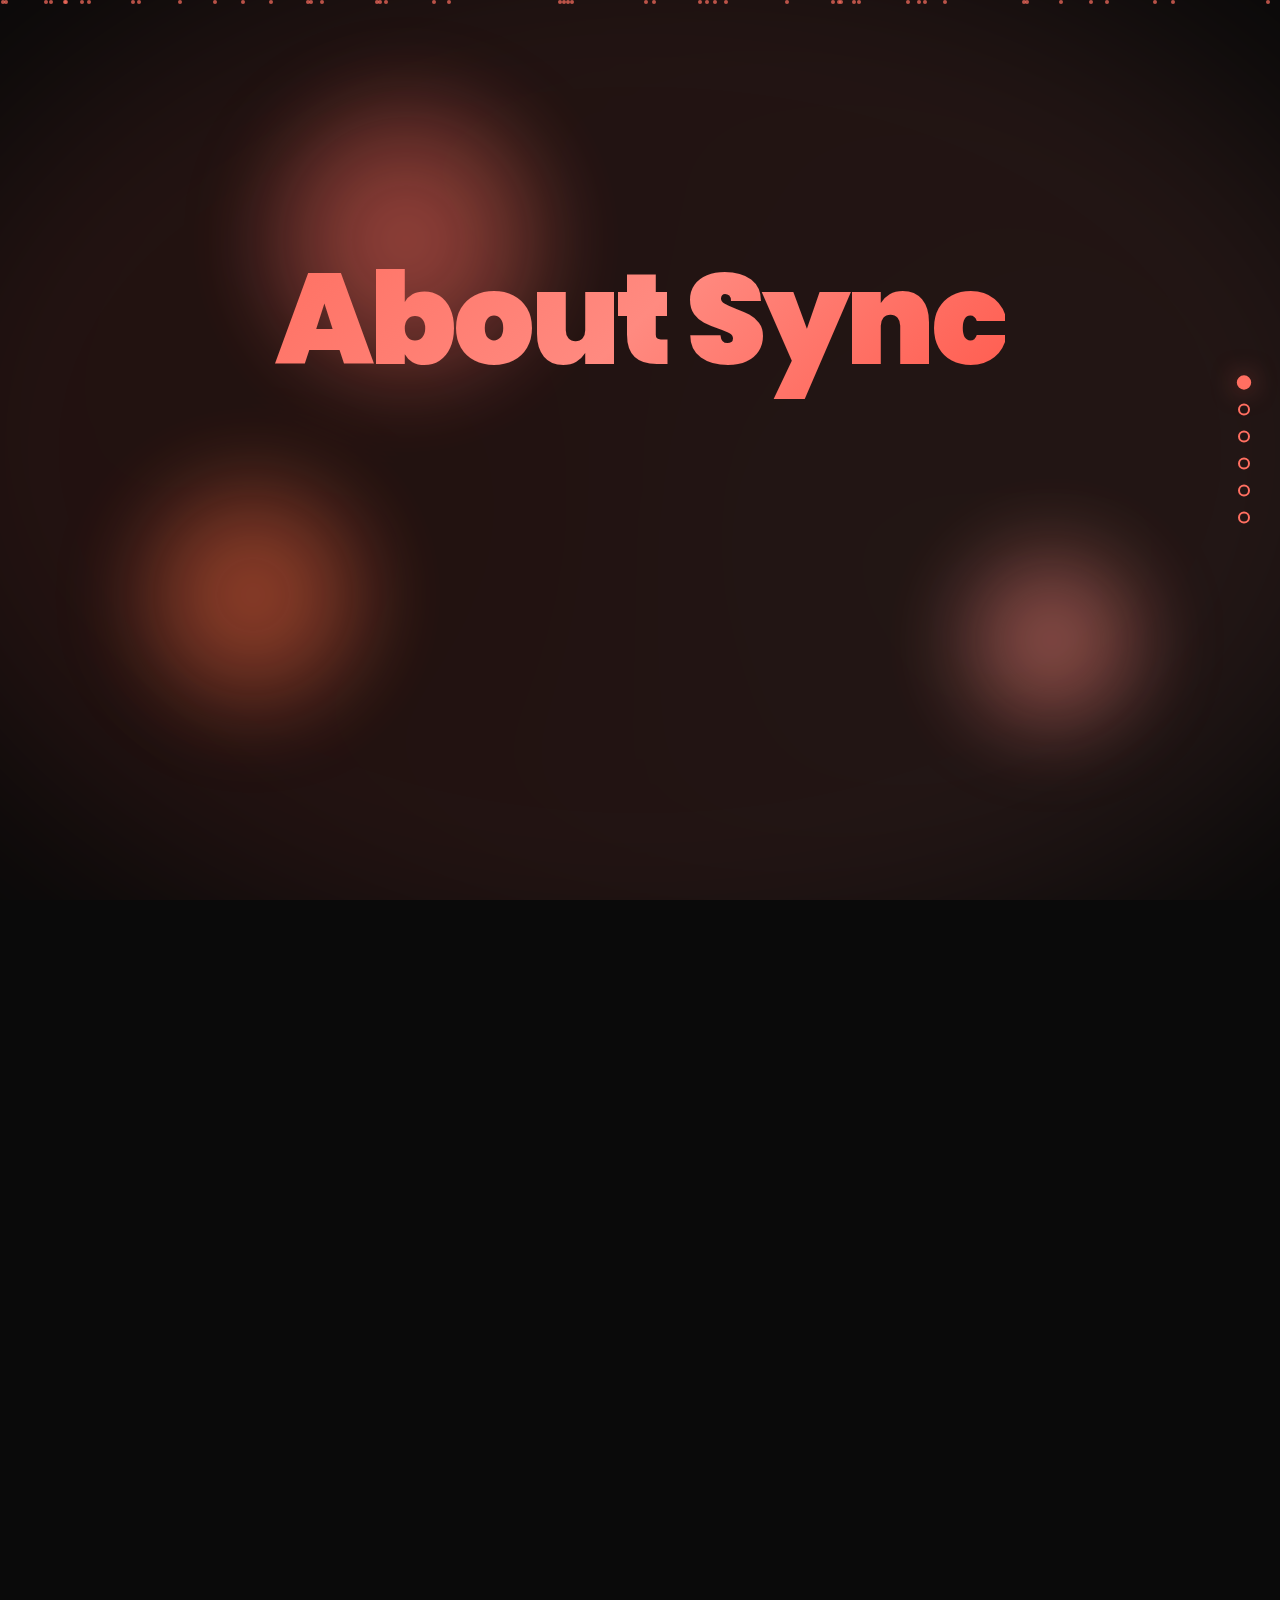
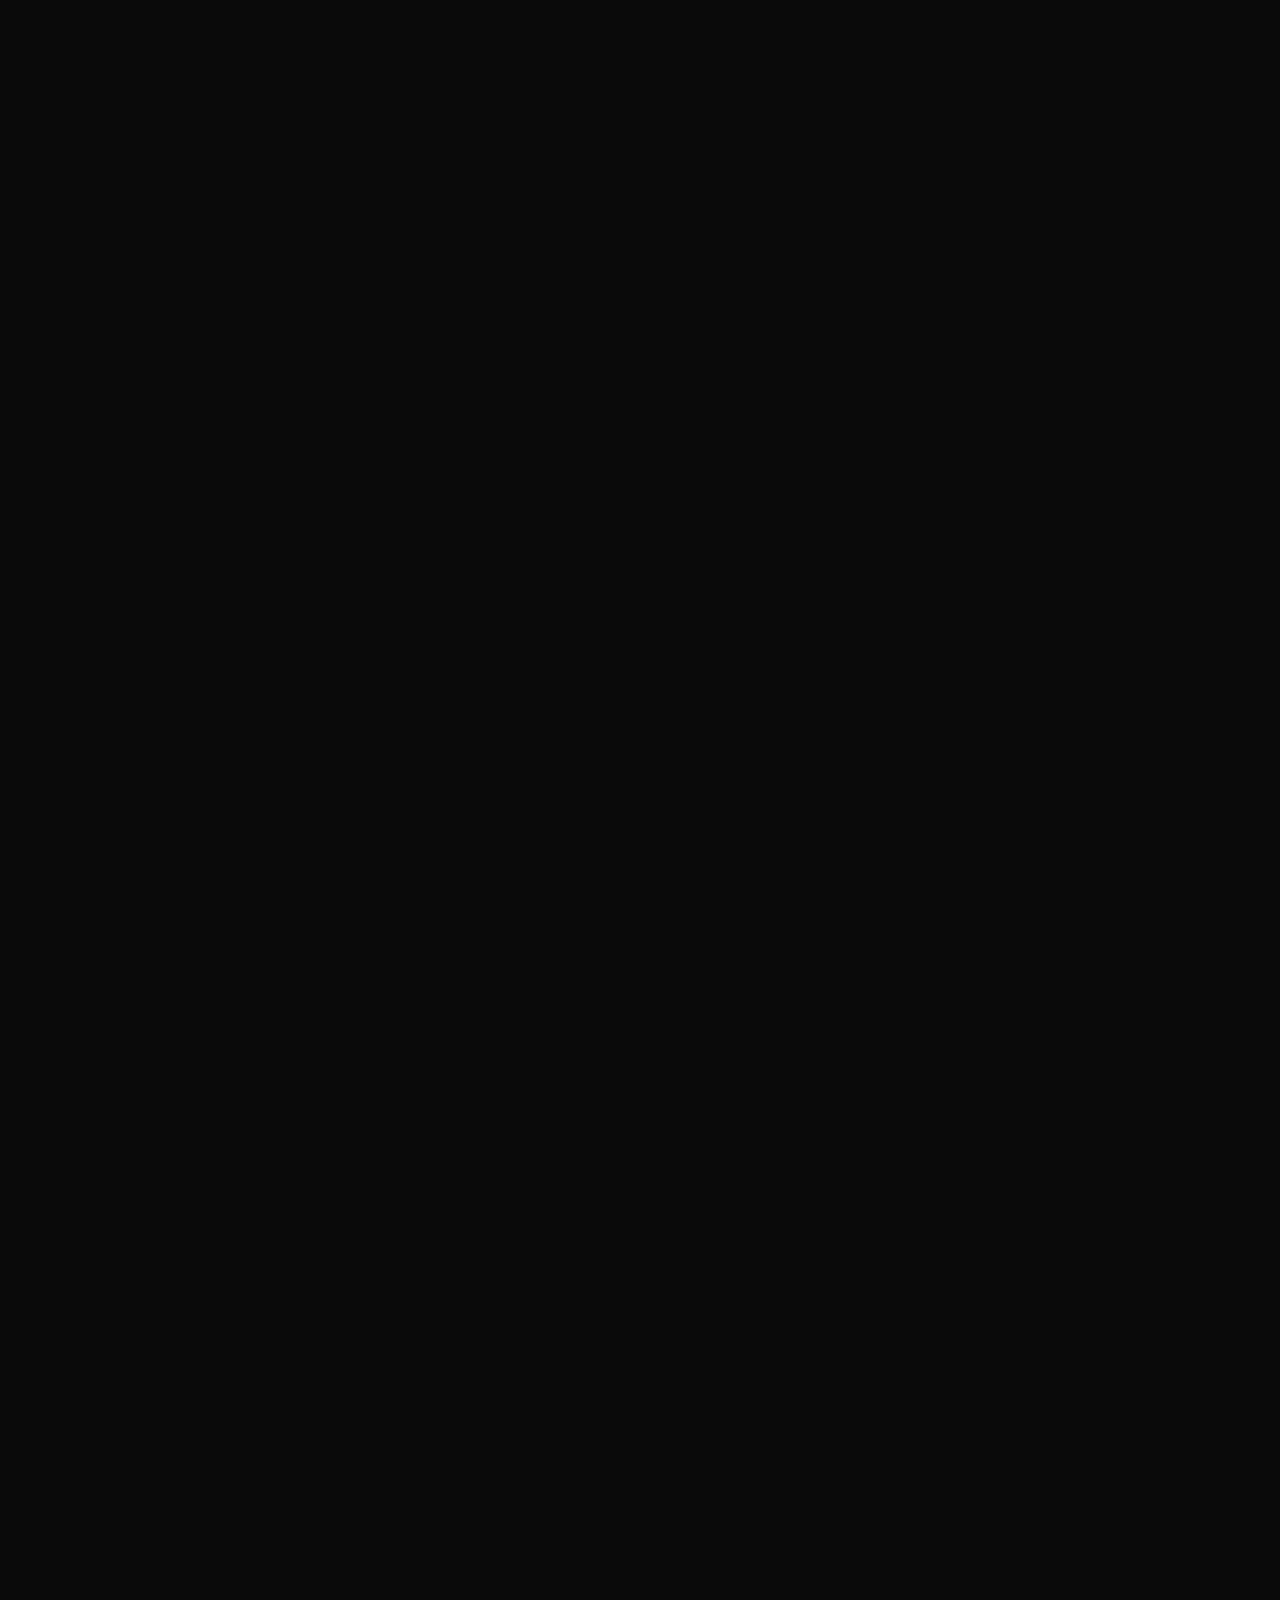
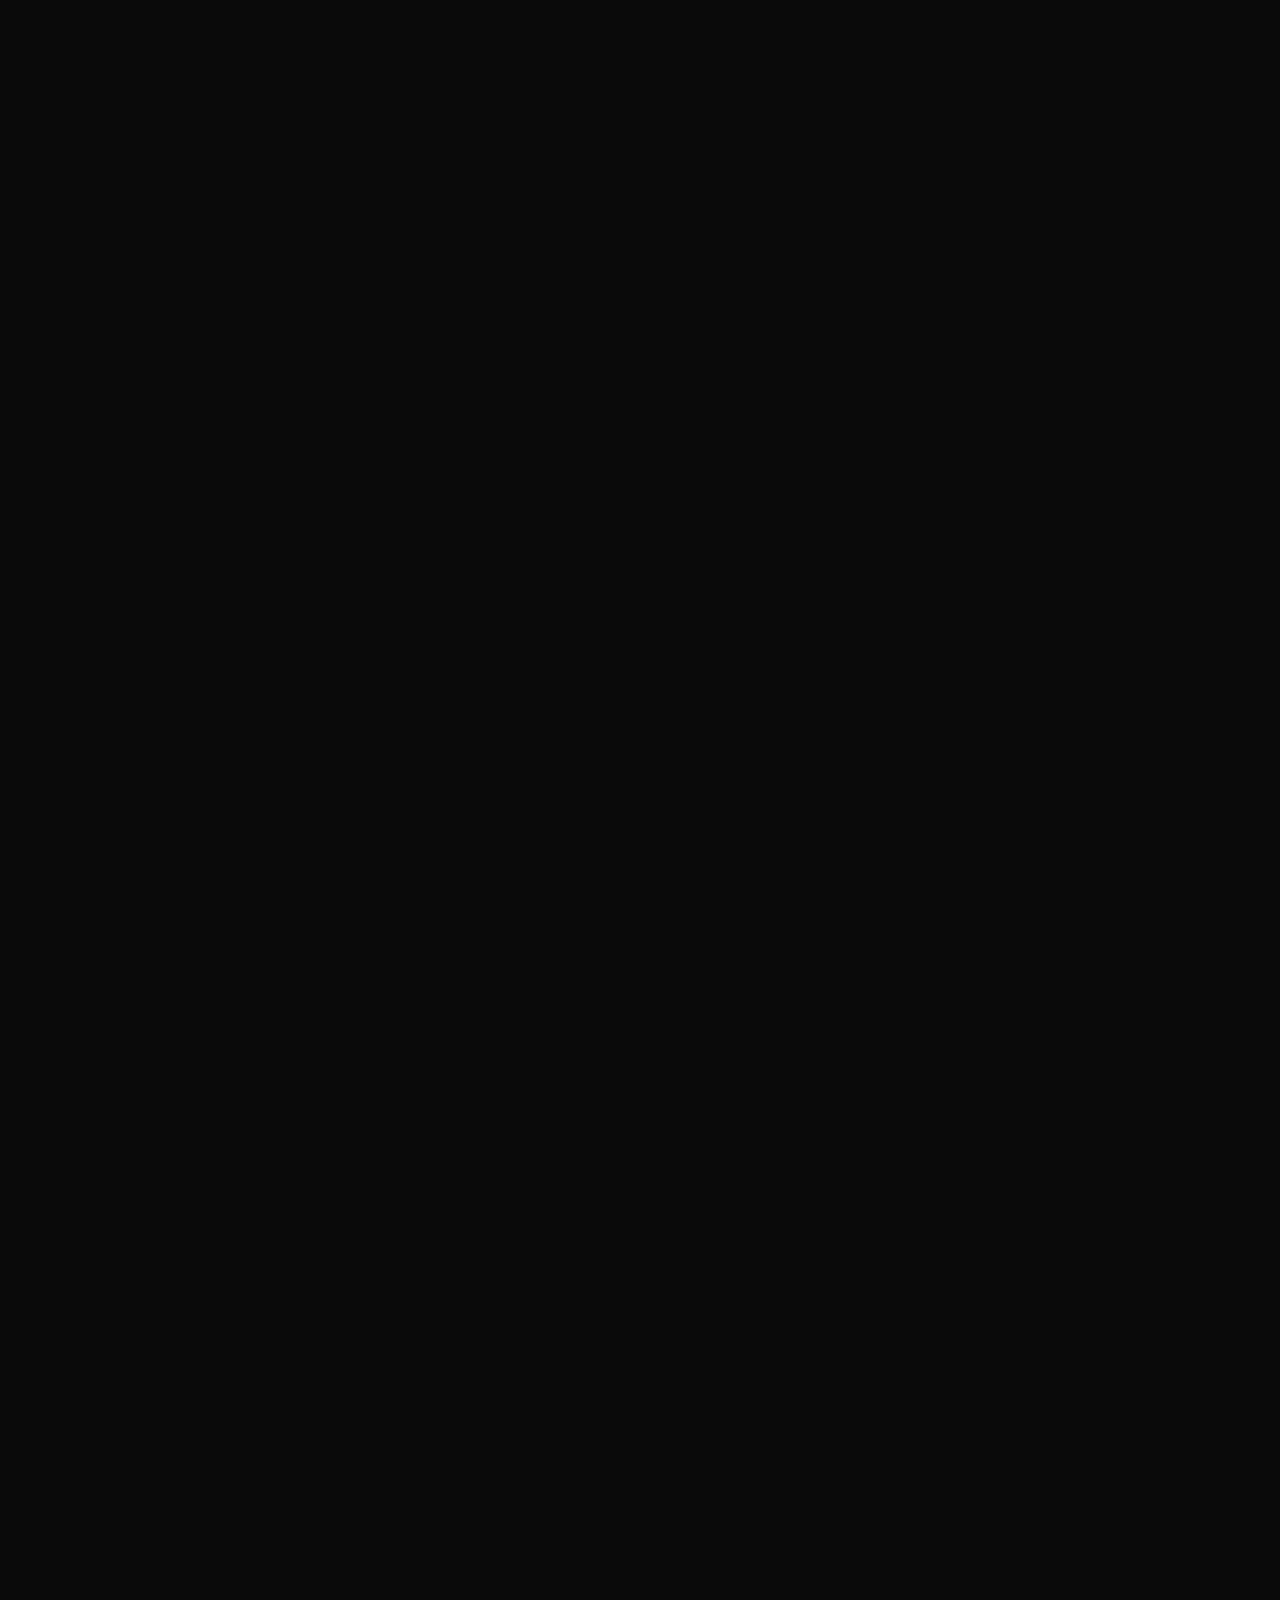
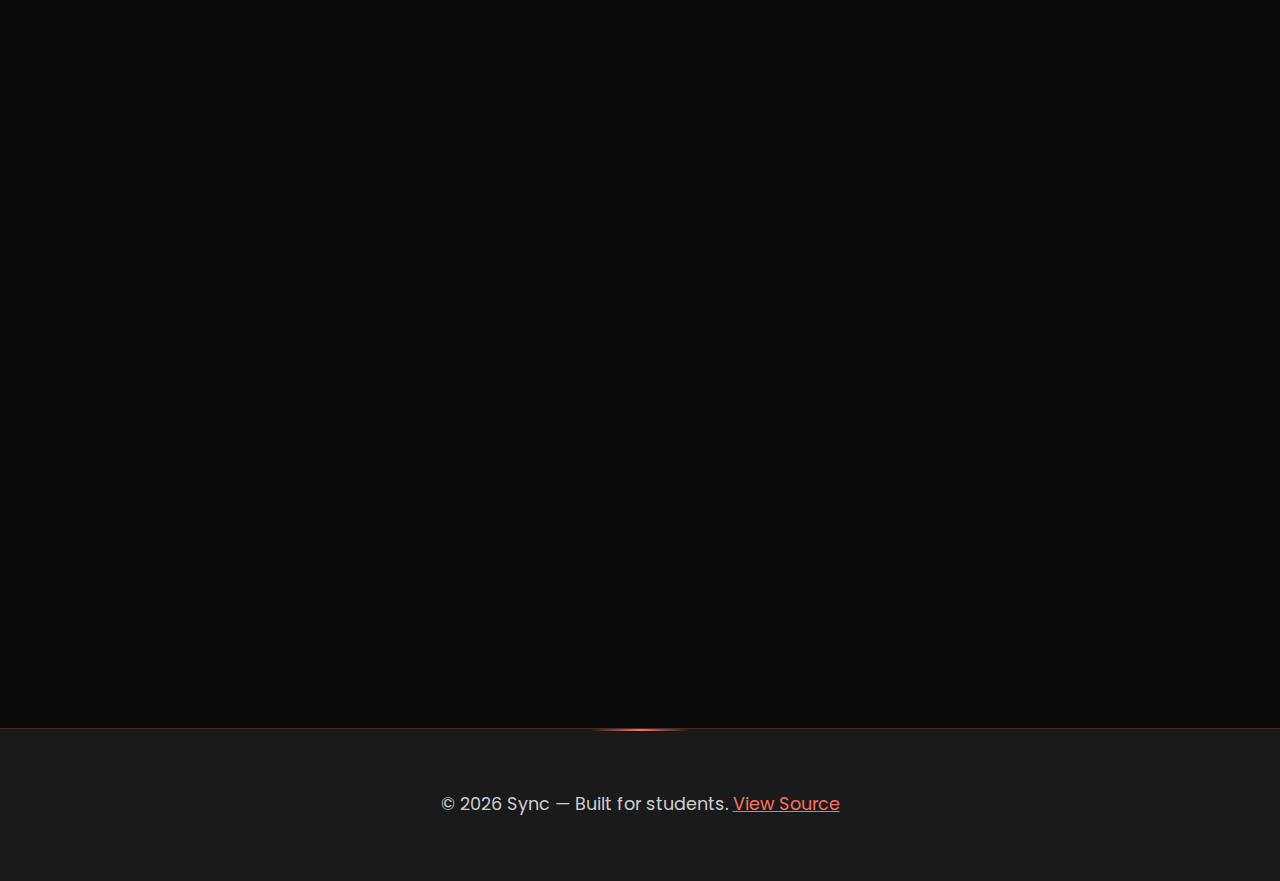
<file: about.html>
<!doctype html>
<html lang="en">

<head>
    <meta charset="utf-8" />
    <meta name="viewport" content="width=device-width,initial-scale=1" />
    <title>About — Sync</title>
    <meta name="description"
        content="Sync — a student community to find study partners, share resources, organise sessions and grow together." />
    <link rel="stylesheet" href="about.css">
</head>

<body>
    <div class="bg-animation">
        <div class="bg-orb"></div>
        <div class="bg-orb"></div>
        <div class="bg-orb"></div>
    </div>

    <div class="particles"></div>

    <div class="nav-indicator">
        <div class="nav-dot active" data-section="hero"></div>
        <div class="nav-dot" data-section="mission"></div>
        <div class="nav-dot" data-section="features"></div>
        <div class="nav-dot" data-section="how"></div>
        <div class="nav-dot" data-section="privacy"></div>
        <div class="nav-dot" data-section="contact"></div>
    </div>

    <main id="aboutMain">
        <section id="aboutHero" aria-labelledby="aboutHeroTitle">
            <div class="hero-bg"></div>
            <h1 id="aboutHeroTitle">About Sync</h1>
            <p id="aboutHeroSubtitle">Where brains meet vibes — a simple, student-first platform for finding study
                partners, sharing resources and building better study habits together.</p>
            <p id="aboutGreet" aria-live="polite"></p>
        </section>

        <div class="section-wrapper">
            <section id="aboutMission" aria-labelledby="aboutMissionTitle">
                <div class="section-card">
                    <div class="section-number">01</div>
                    <h2 id="aboutMissionTitle">Our Mission</h2>
                    <p>Sync helps students discover peers with matching goals, organise focused study sessions, exchange
                        notes and grow accountability. We focus on low-friction connection and practical features that
                        help you actually get work done — not social noise.</p>
                </div>
            </section>

            <section id="aboutFeatures" aria-labelledby="aboutFeaturesTitle">
                <div class="section-card">
                    <div class="section-number">02</div>
                    <h2 id="aboutFeaturesTitle">What you can do on Sync</h2>
                    <div class="feature-grid">
                        <div class="feature-card">
                            <div class="feature-icon">👥</div>
                            <div class="feature-title">Find Study Partners</div>
                            <div class="feature-desc">Discover peers by course, subject, or interests and build
                                meaningful study connections.</div>
                        </div>
                        <div class="feature-card">
                            <div class="feature-icon">📅</div>
                            <div class="feature-title">Join or Host Sessions</div>
                            <div class="feature-desc">Schedule focused study blocks and invite others to join
                                collaborative learning experiences.</div>
                        </div>
                        <div class="feature-card">
                            <div class="feature-icon">📚</div>
                            <div class="feature-title">Share Resources</div>
                            <div class="feature-desc">Upload notes, guides and useful references to help your study
                                community succeed.</div>
                        </div>
                        <div class="feature-card">
                            <div class="feature-icon">💬</div>
                            <div class="feature-title">Chatrooms</div>
                            <div class="feature-desc">Connect with other students and have meaningful academic
                                discussions.</div>
                        </div>
                        <div class="feature-card">
                            <div class="feature-icon">⏱️</div>
                            <div class="feature-title">Pomodoro Timer</div>
                            <div class="feature-desc">Time everything from study sessions to breaks, to maximize your
                                productivity.</div>
                        </div>
                    </div>
                </div>
            </section>

            <section id="aboutHow" aria-labelledby="aboutHowTitle">
                <div class="section-card">
                    <div class="section-number">03</div>
                    <h2 id="aboutHowTitle">How it works</h2>
                    <div class="steps-container">
                        <div class="step-item">
                            <div class="step-number">1</div>
                            <div class="step-content">
                                <div class="step-title">Sign Up</div>
                                <div class="step-desc">Create your account with basic details (name, email, college) to
                                    join the community.</div>
                            </div>
                        </div>
                        <div class="step-item">
                            <div class="step-number">2</div>
                            <div class="step-content">
                                <div class="step-title">Create or Join</div>
                                <div class="step-desc">Find study sessions or groups that match your subjects and
                                    schedule preferences.</div>
                            </div>
                        </div>
                        <div class="step-item">
                            <div class="step-number">3</div>
                            <div class="step-content">
                                <div class="step-title">Collaborate</div>
                                <div class="step-desc">Connect through chat, share resources, and build meaningful study
                                    partnerships.</div>
                            </div>
                        </div>
                        <div class="step-item">
                            <div class="step-number">4</div>
                            <div class="step-content">
                                <div class="step-title">Keep Learning</div>
                                <div class="step-desc">Discuss, learn, share, and repeat to create a continuous cycle of
                                    growth.</div>
                            </div>
                        </div>
                    </div>
                </div>
            </section>

            <section id="aboutPrivacy" aria-labelledby="aboutPrivacyTitle">
                <div class="section-card">
                    <div class="section-number">04</div>
                    <h2 id="aboutPrivacyTitle">Privacy & Data</h2>
                    <p>We only store the information required for the experience: name, email, college, course and
                        academic year. We do not store or require passwords for the basic flow. You can request data
                        deletion by contacting us (see contact below).</p>
                </div>
            </section>

            <section id="aboutContact" aria-labelledby="aboutContactTitle">
                <div class="section-card">
                    <div class="section-number">05</div>
                    <h2 id="aboutContactTitle">Contact</h2>
                    <p>Questions, bugs or partnership ideas? Reach out to the team at <a
                            href="mailto:angelsidhu2323@gmail.com"
                            style="color: var(--primary); text-decoration: none; font-weight: 600;">angelsidhu2323@gmail.com</a>
                    </p>
                </div>
            </section>

            <section id="aboutCTA" aria-labelledby="aboutCTATitle">
                <div class="section-card">
                    <div class="section-number">06</div>
                    <h2 id="aboutCTATitle">Get Started</h2>
                    <p>Ready to transform your study experience? Join thousands of students already using Sync to
                        achieve their academic goals.</p>
                    <a href="SignUp.html" class="cta-button">Create Your Account</a>
                </div>
            </section>

            <section id="aboutOffice" aria-labelledby="aboutOfficeTitle">
                <div class="section-card">
                    <div class="section-number">07</div>
                    <h2 id="aboutOfficeTitle">Our Office</h2>
                    <p><strong>Indian Institute of Management Rohtak</strong><br>
                        Management City, Southern Bypass, NH-10, Sunaria, Rohtak, Haryana 124001, India</p>
                    <div class="map-container">
                        <iframe
                            src="https://www.google.com/maps/embed?pb=!1m18!1m12!1m3!1d3494.518450689276!2d76.53961567529767!3d28.853193475544874!2m3!1f0!2f0!3f0!3m2!1i1024!2i768!4f13.1!3m3!1m2!1s0x390d84ddac3da907%3A0x79ac48492e89ec85!2sIndian%20Institute%20Of%20Management%E2%80%93Rohtak%20(IIM%E2%80%93Rohtak)!5e0!3m2!1sen!2sin!4v1754944796219!5m2!1sen!2sin"
                            width="600" height="450" style="border:0;" allowfullscreen="" loading="lazy"
                            referrerpolicy="no-referrer-when-downgrade"></iframe>

                    </div>
                </div>
            </section>
        </div>
    </main>

    <footer id="aboutFooter">
        <p id="aboutFooterText">© <span id="aboutYear"></span> Sync — Built for students. <a
                href="https://github.com/akruti205/Sync-Web-Dev-" target="_blank" rel="noopener"
                style="color: var(--primary);">View Source</a></p>
    </footer>

    <script>
        // Particles system
        function createParticles() {
            const particles = document.querySelector('.particles');
            for (let i = 0; i < 50; i++) {
                const particle = document.createElement('div');
                particle.className = 'particle';
                particle.style.left = Math.random() * 100 + '%';
                particle.style.animationDelay = Math.random() * 15 + 's';
                particle.style.animationDuration = (Math.random() * 10 + 10) + 's';
                particles.appendChild(particle);
            }
        }

        // Intersection Observer for animations
        const observerOptions = {
            threshold: 0.1,
            rootMargin: '0px 0px -100px 0px'
        };

        const observer = new IntersectionObserver((entries) => {
            entries.forEach(entry => {
                if (entry.isIntersecting) {
                    entry.target.classList.add('animate');
                }
            });
        }, observerOptions);

        // Navigation dots
        function updateNavigation() {
            const sections = ['hero', 'mission', 'features', 'how', 'privacy', 'contact'];
            const navDots = document.querySelectorAll('.nav-dot');

            sections.forEach((section, index) => {
                const element = document.getElementById(`about${section.charAt(0).toUpperCase() + section.slice(1)}`);
                if (element) {
                    const rect = element.getBoundingClientRect();
                    if (rect.top <= window.innerHeight / 2 && rect.bottom >= window.innerHeight / 2) {
                        navDots.forEach(dot => dot.classList.remove('active'));
                        navDots[index]?.classList.add('active');
                    }
                }
            });
        }

        // Initialize
        document.addEventListener('DOMContentLoaded', function () {
            // Set current year
            document.getElementById('aboutYear').textContent = new Date().getFullYear();

            // Greet user
            try {
                const raw = localStorage.getItem('loggedInUser');
                if (raw) {
                    const user = JSON.parse(raw);
                    const name = user.fullName || user.name || user.email || "friend";
                    const greetEl = document.getElementById('aboutGreet');
                    if (greetEl) {
                        greetEl.textContent = 'Welcome back, ' + name + ' — glad you\'re here.';
                    }
                }
            } catch (e) {
                console.warn('Could not read loggedInUser from localStorage', e);
            }

            // Initialize particles
            createParticles();

            // Initialize observers
            document.querySelectorAll('.section-card').forEach(card => {
                observer.observe(card);
            });

            // Navigation click handlers
            document.querySelectorAll('.nav-dot').forEach((dot, index) => {
                dot.addEventListener('click', () => {
                    const sections = ['aboutHero', 'aboutMission', 'aboutFeatures', 'aboutHow', 'aboutPrivacy', 'aboutContact'];
                    const target = document.getElementById(sections[index]);
                    if (target) {
                        target.scrollIntoView({ behavior: 'smooth' });
                    }
                });
            });
        });

        // Update navigation on scroll
        window.addEventListener('scroll', updateNavigation);
        window.addEventListener('resize', updateNavigation);
    </script>
</body>

</html>
</file>
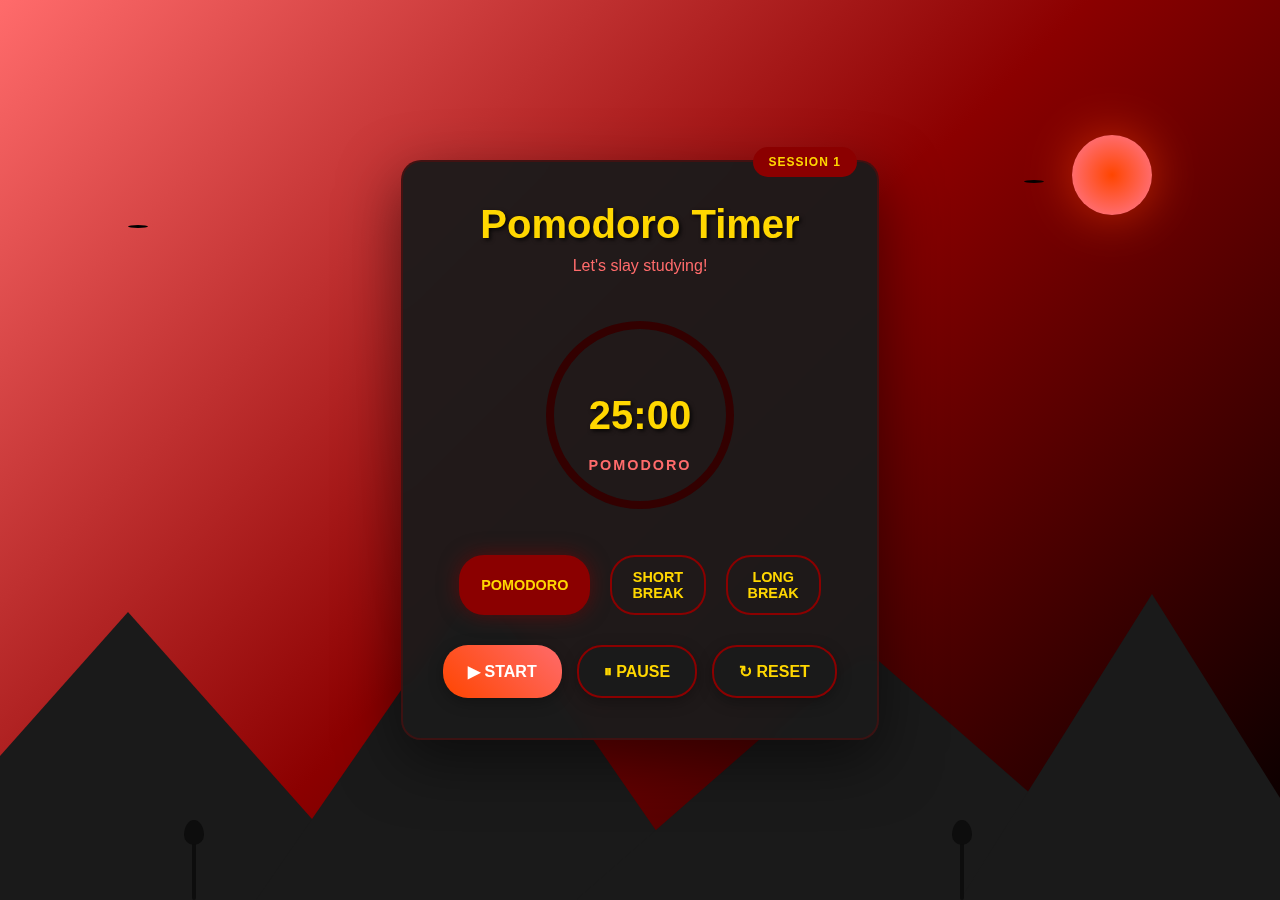
<file: pomodoro.html>
<!DOCTYPE html>
<html lang="en">

<head>
    <meta charset="UTF-8">
    <meta name="viewport" content="width=device-width, initial-scale=1.0">
    <title>Pomodoro Timer</title>
    <style>
        * {
            margin: 0;
            padding: 0;
            box-sizing: border-box;
        }

        body {
            font-family: 'Arial', sans-serif;
            height: 100vh;
            background: linear-gradient(135deg, #FF6B6B 0%, #8B0000 50%, #000000 100%);
            display: flex;
            justify-content: center;
            align-items: center;
            overflow: hidden;
            position: relative;
        }

        /* Background landscape */
        .landscape {
            position: absolute;
            bottom: 0;
            left: 0;
            right: 0;
            height: 40%;
            z-index: 1;
        }

        .mountain {
            position: absolute;
            bottom: 0;
            background: #1a1a1a;
            clip-path: polygon(0 100%, 50% 0%, 100% 100%);
        }

        .mountain1 {
            left: -10%;
            width: 40%;
            height: 80%;
        }

        .mountain2 {
            left: 20%;
            width: 35%;
            height: 90%;
        }

        .mountain3 {
            right: 10%;
            width: 45%;
            height: 70%;
        }

        .mountain4 {
            right: -5%;
            width: 30%;
            height: 85%;
        }

        .tree {
            position: absolute;
            bottom: 0;
            width: 4px;
            height: 60px;
            background: #0d0d0d;
            border-radius: 2px;
        }

        .tree::before {
            content: '';
            position: absolute;
            top: -20px;
            left: -8px;
            width: 20px;
            height: 25px;
            background: #0d0d0d;
            border-radius: 50% 50% 50% 50% / 60% 60% 40% 40%;
        }

        .tree1 {
            left: 15%;
        }

        .tree2 {
            left: 75%;
        }

        /* Floating elements */
        .floating-bird {
            position: absolute;
            width: 20px;
            height: 3px;
            background: #000;
            border-radius: 50%;
            animation: float 8s ease-in-out infinite;
        }

        .bird1 {
            top: 20%;
            left: 80%;
            animation-delay: 0s;
        }

        .bird2 {
            top: 25%;
            left: 10%;
            animation-delay: 3s;
        }

        @keyframes float {

            0%,
            100% {
                transform: translateY(0px) translateX(0px);
            }

            25% {
                transform: translateY(-10px) translateX(20px);
            }

            50% {
                transform: translateY(-20px) translateX(40px);
            }

            75% {
                transform: translateY(-10px) translateX(60px);
            }
        }

        .sun {
            position: absolute;
            top: 15%;
            right: 10%;
            width: 80px;
            height: 80px;
            background: radial-gradient(circle, #FF4500 0%, #FF6B6B 70%);
            border-radius: 50%;
            box-shadow: 0 0 50px rgba(255, 69, 0, 0.6);
            z-index: 2;
        }

        /* Timer container */
        .timer-container {
            background: rgba(26, 26, 26, 0.95);
            backdrop-filter: blur(10px);
            border: 2px solid rgba(139, 0, 0, 0.3);
            border-radius: 20px;
            padding: 40px;
            text-align: center;
            box-shadow: 0 20px 60px rgba(0, 0, 0, 0.5);
            z-index: 10;
            position: relative;
            min-width: 400px;
        }

        .session-badge {
            position: absolute;
            top: -15px;
            right: 20px;
            background: #8B0000;
            color: #FFD700;
            padding: 8px 16px;
            border-radius: 15px;
            font-size: 12px;
            font-weight: bold;
            letter-spacing: 1px;
        }

        .title {
            color: #FFD700;
            font-size: 2.5em;
            font-weight: bold;
            margin-bottom: 10px;
            text-shadow: 2px 2px 4px rgba(0, 0, 0, 0.8);
        }

        .subtitle {
            color: #FF6B6B;
            font-size: 1em;
            margin-bottom: 40px;
            font-weight: 300;
        }

        .timer-circle {
            width: 200px;
            height: 200px;
            margin: 0 auto 40px;
            position: relative;
        }

        .progress-ring {
            transform: rotate(-90deg);
        }

        .progress-ring-circle {
            fill: transparent;
            stroke: #330000;
            stroke-width: 8;
        }

        .progress-ring-progress {
            fill: transparent;
            stroke: #FF4500;
            stroke-width: 8;
            stroke-linecap: round;
            stroke-dasharray: 565.48;
            stroke-dashoffset: 565.48;
            transition: stroke-dashoffset 1s linear;
            filter: drop-shadow(0 0 10px rgba(255, 69, 0, 0.6));
        }

        .timer-display {
            position: absolute;
            top: 50%;
            left: 50%;
            transform: translate(-50%, -50%);
            color: #FFD700;
            font-size: 2.5em;
            font-weight: bold;
            text-shadow: 2px 2px 4px rgba(0, 0, 0, 0.8);
        }

        .timer-label {
            position: absolute;
            top: 75%;
            left: 50%;
            transform: translate(-50%, -50%);
            color: #FF6B6B;
            font-size: 0.9em;
            letter-spacing: 2px;
            font-weight: bold;
        }

        .mode-buttons {
            display: flex;
            gap: 20px;
            margin-bottom: 30px;
            justify-content: center;

        }

        .mode-btn {
            padding: 12px 20px;
            border: 2px solid #8B0000;
            background: transparent;
            color: #FFD700;
            border-radius: 25px;
            cursor: pointer;
            transition: all 0.3s ease;
            font-weight: bold;
            font-size: 0.9em;
        }

        .mode-btn:hover {
            background: rgba(139, 0, 0, 0.2);
            transform: translateY(-2px);
        }

        .mode-btn.active {
            background: #8B0000;
            box-shadow: 0 0 20px rgba(139, 0, 0, 0.5);
        }

        .control-buttons {
            display: flex;
            gap: 15px;
            justify-content: center;
        }

        .control-btn {
            padding: 15px 25px;
            border: none;
            border-radius: 25px;
            cursor: pointer;
            font-weight: bold;
            font-size: 1em;
            transition: all 0.3s ease;
            box-shadow: 0 4px 15px rgba(0, 0, 0, 0.3);
        }

        .start-btn {
            background: linear-gradient(45deg, #FF4500, #FF6B6B);
            color: white;
        }

        .start-btn:hover {
            background: linear-gradient(45deg, #FF6B6B, #FF4500);
            transform: translateY(-3px);
            box-shadow: 0 6px 20px rgba(255, 69, 0, 0.4);
        }

        .pause-btn,
        .reset-btn {
            background: #1a1a1a;
            color: #FFD700;
            border: 2px solid #8B0000;
        }

        .pause-btn:hover,
        .reset-btn:hover {
            background: #8B0000;
            transform: translateY(-3px);
        }

        .notification {
            position: fixed;
            top: 20px;
            right: 20px;
            background: #8B0000;
            color: white;
            padding: 15px 25px;
            border-radius: 10px;
            box-shadow: 0 4px 15px rgba(0, 0, 0, 0.3);
            z-index: 1000;
            transform: translateX(400px);
            transition: transform 0.3s ease;
        }

        .notification.show {
            transform: translateX(0);
        }

        @media (max-width: 480px) {
            .timer-container {
                min-width: 320px;
                padding: 30px 20px;
            }

            .title {
                font-size: 2em;
            }

            .timer-circle {
                width: 160px;
                height: 160px;
            }

            .timer-display {
                font-size: 2em;
            }
        }
    </style>
</head>

<body>
    <div class="landscape">
        <div class="mountain mountain1"></div>
        <div class="mountain mountain2"></div>
        <div class="mountain mountain3"></div>
        <div class="mountain mountain4"></div>
        <div class="tree tree1"></div>
        <div class="tree tree2"></div>
    </div>

    <div class="floating-bird bird1"></div>
    <div class="floating-bird bird2"></div>
    <div class="sun"></div>

    <div class="timer-container">
        <div class="session-badge">SESSION <span id="sessionNumber">1</span></div>

        <h1 class="title">Pomodoro Timer</h1>
        <p class="subtitle">Let's slay studying!</p>

        <div class="timer-circle">
            <svg class="progress-ring" width="200" height="200">
                <circle class="progress-ring-circle" cx="100" cy="100" r="90"></circle>
                <circle class="progress-ring-progress" cx="100" cy="100" r="90" id="progressCircle"></circle>
            </svg>
            <div class="timer-display" id="timerDisplay">25:00</div>
            <div class="timer-label" id="timerLabel">POMODORO</div>
        </div>

        <div class="mode-buttons">
            <button class="mode-btn active" data-mode="pomodoro">POMODORO</button>
            <button class="mode-btn" data-mode="shortBreak">SHORT<br>BREAK</button>
            <button class="mode-btn" data-mode="longBreak">LONG<br>BREAK</button>
        </div>

        <div class="control-buttons">
            <button class="control-btn start-btn" id="startBtn">▶ START</button>
            <button class="control-btn pause-btn" id="pauseBtn">⏸ PAUSE</button>
            <button class="control-btn reset-btn" id="resetBtn">↻ RESET</button>
        </div>
    </div>

    <div class="notification" id="notification"></div>

    <script>
        class PomodoroTimer {
            constructor() {
                this.modes = {
                    pomodoro: { duration: 25 * 60, label: 'POMODORO' },
                    shortBreak: { duration: 5 * 60, label: 'SHORT BREAK' },
                    longBreak: { duration: 15 * 60, label: 'LONG BREAK' }
                };

                this.currentMode = 'pomodoro';
                this.timeLeft = this.modes[this.currentMode].duration;
                this.isRunning = false;
                this.timer = null;
                this.sessionNumber = 1;

                this.initializeElements();
                this.bindEvents();
                this.updateDisplay();
                this.updateProgress();
            }

            initializeElements() {
                this.timerDisplay = document.getElementById('timerDisplay');
                this.timerLabel = document.getElementById('timerLabel');
                this.startBtn = document.getElementById('startBtn');
                this.pauseBtn = document.getElementById('pauseBtn');
                this.resetBtn = document.getElementById('resetBtn');
                this.progressCircle = document.getElementById('progressCircle');
                this.sessionNumberEl = document.getElementById('sessionNumber');
                this.notification = document.getElementById('notification');
                this.modeButtons = document.querySelectorAll('.mode-btn');
            }

            bindEvents() {
                this.startBtn.addEventListener('click', () => this.start());
                this.pauseBtn.addEventListener('click', () => this.pause());
                this.resetBtn.addEventListener('click', () => this.reset());

                this.modeButtons.forEach(btn => {
                    btn.addEventListener('click', (e) => {
                        const mode = e.target.dataset.mode;
                        this.switchMode(mode);
                    });
                });
            }

            start() {
                if (!this.isRunning) {
                    this.isRunning = true;
                    this.startBtn.textContent = '▶ RUNNING';
                    this.startBtn.style.opacity = '0.6';

                    this.timer = setInterval(() => {
                        this.timeLeft--;
                        this.updateDisplay();
                        this.updateProgress();

                        if (this.timeLeft <= 0) {
                            this.complete();
                        }
                    }, 1000);
                }
            }

            pause() {
                if (this.isRunning) {
                    this.isRunning = false;
                    clearInterval(this.timer);
                    this.startBtn.textContent = '▶ START';
                    this.startBtn.style.opacity = '1';
                }
            }

            reset() {
                this.pause();
                this.timeLeft = this.modes[this.currentMode].duration;
                this.updateDisplay();
                this.updateProgress();
                this.nextSession();
            }

            complete() {
                this.pause();
                this.showNotification(`${this.modes[this.currentMode].label} Complete! 🎉`);
                this.nextSession();

                // Auto-switch to break after pomodoro and vice versa
                if (this.currentMode === 'pomodoro') {
                    const breakMode = this.sessionNumber % 4 === 0 ? 'longBreak' : 'shortBreak';
                    this.switchMode(breakMode);
                } else {
                    this.switchMode('pomodoro');
                }
            }

            switchMode(mode) {
                if (this.modes[mode]) {
                    this.currentMode = mode;
                    this.pause();
                    this.timeLeft = this.modes[mode].duration;
                    this.timerLabel.textContent = this.modes[mode].label;

                    // Update active button
                    this.modeButtons.forEach(btn => btn.classList.remove('active'));
                    document.querySelector(`[data-mode="${mode}"]`).classList.add('active');

                    this.updateDisplay();
                    this.updateProgress();
                }
            }

            nextSession() {
                this.sessionNumber++;
                this.sessionNumberEl.textContent = this.sessionNumber;
            }

            updateDisplay() {
                const minutes = Math.floor(this.timeLeft / 60);
                const seconds = this.timeLeft % 60;
                this.timerDisplay.textContent =
                    `${minutes.toString().padStart(2, '0')}:${seconds.toString().padStart(2, '0')}`;
            }

            updateProgress() {
                const totalDuration = this.modes[this.currentMode].duration;
                const progress = (totalDuration - this.timeLeft) / totalDuration;
                const circumference = 565.48;
                const offset = circumference - (progress * circumference);
                this.progressCircle.style.strokeDashoffset = offset;
            }

            showNotification(message) {
                this.notification.textContent = message;
                this.notification.classList.add('show');

                setTimeout(() => {
                    this.notification.classList.remove('show');
                }, 3000);
            }
        }

        // Initialize timer when page loads
        document.addEventListener('DOMContentLoaded', () => {
            new PomodoroTimer();
        });
    </script>
</body>

</html>
</file>
<file: about.css>
@import url('https://fonts.googleapis.com/css2?family=Poppins:wght@300;400;500;600;700;800;900&display=swap');

* {
    margin: 0;
    padding: 0;
    box-sizing: border-box;
}

html {
    scroll-behavior: smooth;
}

:root {
    --primary: #ff6f61;
    --primary-dark: #ff5a4d;
    --bg-primary: #0a0a0a;
    --bg-secondary: #1a1a1a;
    --glass: rgba(30, 30, 30, 0.8);
    --text-primary: #ffffff;
    --text-secondary: rgba(255, 255, 255, 0.8);
    --text-muted: rgba(255, 255, 255, 0.6);
    --border: rgba(255, 111, 97, 0.2);
}

body {
    font-family: 'Poppins', sans-serif;
    background: var(--bg-primary);
    color: var(--text-primary);
    overflow-x: hidden;
    position: relative;
}

/* Animated Background */
.bg-animation {
    position: fixed;
    top: 0;
    left: 0;
    width: 100%;
    height: 100%;
    z-index: -2;
    opacity: 0.6;
}

.bg-orb {
    position: absolute;
    border-radius: 50%;
    filter: blur(40px);
    animation: float 8s ease-in-out infinite;
}

.bg-orb:nth-child(1) {
    width: 300px;
    height: 300px;
    background: radial-gradient(circle, var(--primary), transparent);
    top: 10%;
    left: 20%;
    animation-delay: 0s;
}

.bg-orb:nth-child(2) {
    width: 200px;
    height: 200px;
    background: radial-gradient(circle, #ff8a80, transparent);
    top: 60%;
    right: 10%;
    animation-delay: 2s;
}

.bg-orb:nth-child(3) {
    width: 250px;
    height: 250px;
    background: radial-gradient(circle, #ff7043, transparent);
    bottom: 20%;
    left: 10%;
    animation-delay: 4s;
}

@keyframes float {

    0%,
    100% {
        transform: translate(0, 0) scale(1);
    }

    33% {
        transform: translate(30px, -30px) scale(1.1);
    }

    66% {
        transform: translate(-20px, 20px) scale(0.9);
    }
}

/* Particle System */
.particles {
    position: fixed;
    top: 0;
    left: 0;
    width: 100%;
    height: 100%;
    z-index: -1;
}

.particle {
    position: absolute;
    width: 4px;
    height: 4px;
    background: var(--primary);
    border-radius: 50%;
    opacity: 0.7;
    animation: particleFloat 15s linear infinite;
}

@keyframes particleFloat {
    0% {
        transform: translateY(100vh) rotate(0deg);
        opacity: 0;
    }

    10% {
        opacity: 0.7;
    }

    90% {
        opacity: 0.7;
    }

    100% {
        transform: translateY(-100vh) rotate(360deg);
        opacity: 0;
    }
}

/* Navigation */
.nav-indicator {
    position: fixed;
    right: 30px;
    top: 50%;
    transform: translateY(-50%);
    z-index: 1000;
}

.nav-dot {
    width: 12px;
    height: 12px;
    border: 2px solid var(--primary);
    border-radius: 50%;
    margin: 15px 0;
    cursor: pointer;
    transition: all 0.3s ease;
    background: transparent;
}

.nav-dot.active,
.nav-dot:hover {
    background: var(--primary);
    transform: scale(1.2);
    box-shadow: 0 0 20px rgba(255, 111, 97, 0.5);
}

/* Main Container */
#aboutMain {
    position: relative;
    z-index: 1;
}

/* Hero Section */
#aboutHero {
    height: 100vh;
    display: flex;
    flex-direction: column;
    justify-content: center;
    align-items: center;
    text-align: center;
    position: relative;
    overflow: hidden;
}

.hero-bg {
    position: absolute;
    top: 50%;
    left: 50%;
    transform: translate(-50%, -50%);
    width: 120%;
    height: 120%;
    background: conic-gradient(from 0deg, var(--primary), #ff8a80, var(--primary-dark), var(--primary));
    border-radius: 50%;
    filter: blur(100px);
    opacity: 0.1;
    animation: rotate 20s linear infinite;
}

@keyframes rotate {
    from {
        transform: translate(-50%, -50%) rotate(0deg);
    }

    to {
        transform: translate(-50%, -50%) rotate(360deg);
    }
}

#aboutHeroTitle {
    font-size: clamp(4rem, 12vw, 8rem);
    font-weight: 900;
    background: linear-gradient(135deg, var(--primary), #ff8a80, var(--primary-dark));
    -webkit-background-clip: text;
    -webkit-text-fill-color: transparent;
    background-clip: text;
    margin-bottom: 30px;
    letter-spacing: -4px;
    position: relative;
    animation: titleGlow 3s ease-in-out infinite alternate;
}

@keyframes titleGlow {
    from {
        filter: drop-shadow(0 0 20px rgba(255, 111, 97, 0.3));
    }

    to {
        filter: drop-shadow(0 0 40px rgba(255, 111, 97, 0.6));
    }
}

#aboutHeroSubtitle {
    font-size: clamp(1.2rem, 3vw, 1.6rem);
    color: var(--text-secondary);
    max-width: 800px;
    margin-bottom: 40px;
    font-weight: 400;
    line-height: 1.8;
    opacity: 0;
    animation: fadeInUp 1s ease-out 0.5s forwards;
}

#aboutGreet {
    font-size: 1.2rem;
    color: var(--primary);
    font-weight: 600;
    padding: 15px 30px;
    background: rgba(255, 111, 97, 0.1);
    border: 1px solid var(--border);
    border-radius: 50px;
    backdrop-filter: blur(10px);
    opacity: 0;
    animation: fadeInUp 1s ease-out 1s forwards;
}

@keyframes fadeInUp {
    from {
        opacity: 0;
        transform: translateY(30px);
    }

    to {
        opacity: 1;
        transform: translateY(0);
    }
}

/* Sections */
.section-wrapper {
    max-width: 1200px;
    margin: 0 auto;
    padding: 0 24px;
}

section:not(#aboutHero) {
    margin: 100px 0;
    position: relative;
}

.section-card {
    background: var(--glass);
    backdrop-filter: blur(20px);
    border: 1px solid var(--border);
    border-radius: 30px;
    padding: 60px;
    position: relative;
    overflow: hidden;
    transition: all 0.6s cubic-bezier(0.4, 0, 0.2, 1);
    opacity: 0;
    transform: translateY(50px);
}

.section-card.animate {
    opacity: 1;
    transform: translateY(0);
}

.section-card::before {
    content: '';
    position: absolute;
    top: 0;
    left: -100%;
    width: 100%;
    height: 100%;
    background: linear-gradient(90deg, transparent, rgba(255, 111, 97, 0.1), transparent);
    transition: left 0.8s;
}

.section-card:hover::before {
    left: 100%;
}

.section-card:hover {
    transform: translateY(-10px);
    border-color: rgba(255, 111, 97, 0.4);
    box-shadow: 0 30px 60px rgba(0, 0, 0, 0.4);
}

.section-number {
    position: absolute;
    top: -20px;
    right: 30px;
    font-size: 6rem;
    font-weight: 900;
    color: rgba(255, 111, 97, 0.1);
    font-family: 'Poppins', sans-serif;
}

h2 {
    font-size: clamp(2rem, 5vw, 3rem);
    font-weight: 800;
    margin-bottom: 30px;
    position: relative;
    background: linear-gradient(135deg, var(--text-primary), var(--text-secondary));
    -webkit-background-clip: text;
    -webkit-text-fill-color: transparent;
    background-clip: text;
}

h2::after {
    content: '';
    position: absolute;
    bottom: -10px;
    left: 0;
    width: 60px;
    height: 4px;
    background: linear-gradient(90deg, var(--primary), var(--primary-dark));
    border-radius: 2px;
}

p {
    font-size: 1.1rem;
    color: var(--text-secondary);
    line-height: 1.8;
    margin-bottom: 20px;
}

/* Interactive Features List */
.feature-grid {
    display: grid;
    grid-template-columns: repeat(auto-fit, minmax(300px, 1fr));
    gap: 30px;
    margin-top: 40px;
}

.feature-card {
    background: rgba(40, 40, 40, 0.5);
    border: 1px solid rgba(255, 111, 97, 0.1);
    border-radius: 20px;
    padding: 30px;
    transition: all 0.4s ease;
    cursor: pointer;
    position: relative;
    overflow: hidden;
}

.feature-card::before {
    content: '';
    position: absolute;
    top: 0;
    left: 0;
    width: 100%;
    height: 100%;
    background: linear-gradient(135deg, rgba(255, 111, 97, 0.1), transparent);
    opacity: 0;
    transition: opacity 0.4s ease;
}

.feature-card:hover::before {
    opacity: 1;
}

.feature-card:hover {
    transform: translateY(-5px) scale(1.02);
    border-color: var(--primary);
    box-shadow: 0 20px 40px rgba(255, 111, 97, 0.2);
}

.feature-icon {
    width: 60px;
    height: 60px;
    background: linear-gradient(135deg, var(--primary), var(--primary-dark));
    border-radius: 15px;
    display: flex;
    align-items: center;
    justify-content: center;
    font-size: 1.5rem;
    margin-bottom: 20px;
    position: relative;
    z-index: 1;
}

.feature-title {
    font-size: 1.3rem;
    font-weight: 600;
    color: var(--primary);
    margin-bottom: 10px;
    position: relative;
    z-index: 1;
}

.feature-desc {
    color: var(--text-muted);
    font-size: 0.95rem;
    line-height: 1.6;
    position: relative;
    z-index: 1;
}

/* Animated Steps */
.steps-container {
    display: grid;
    gap: 40px;
    margin-top: 40px;
}

.step-item {
    display: flex;
    align-items: center;
    gap: 30px;
    padding: 30px;
    background: rgba(40, 40, 40, 0.3);
    border-radius: 20px;
    border: 1px solid rgba(255, 111, 97, 0.1);
    transition: all 0.5s ease;
    position: relative;
    overflow: hidden;
}

.step-item::before {
    content: '';
    position: absolute;
    left: -100%;
    top: 0;
    width: 100%;
    height: 100%;
    background: linear-gradient(90deg, transparent, rgba(255, 111, 97, 0.05), transparent);
    transition: left 0.8s ease;
}

.step-item:hover::before {
    left: 100%;
}

.step-item:hover {
    transform: translateX(20px);
    border-color: var(--primary);
}

.step-number {
    width: 80px;
    height: 80px;
    background: linear-gradient(135deg, var(--primary), var(--primary-dark));
    border-radius: 50%;
    display: flex;
    align-items: center;
    justify-content: center;
    font-size: 1.8rem;
    font-weight: 800;
    color: white;
    flex-shrink: 0;
    position: relative;
    z-index: 1;
}

.step-content {
    position: relative;
    z-index: 1;
}

.step-title {
    font-size: 1.4rem;
    font-weight: 600;
    color: var(--text-primary);
    margin-bottom: 10px;
}

.step-desc {
    color: var(--text-secondary);
    line-height: 1.6;
}

/* Special CTA Section */
#aboutCTA .section-card {
    background: linear-gradient(135deg, rgba(255, 111, 97, 0.1), rgba(255, 111, 97, 0.05));
    border: 2px solid var(--border);
    text-align: center;
}

.cta-button {
    display: inline-block;
    padding: 20px 50px;
    background: linear-gradient(135deg, var(--primary), var(--primary-dark));
    color: white;
    text-decoration: none;
    border-radius: 50px;
    font-weight: 600;
    font-size: 1.1rem;
    margin-top: 20px;
    transition: all 0.4s ease;
    position: relative;
    overflow: hidden;
    text-transform: uppercase;
    letter-spacing: 1px;
}

.cta-button::before {
    content: '';
    position: absolute;
    top: 0;
    left: -100%;
    width: 100%;
    height: 100%;
    background: linear-gradient(90deg, transparent, rgba(255, 255, 255, 0.2), transparent);
    transition: left 0.6s;
}

.cta-button:hover::before {
    left: 100%;
}

.cta-button:hover {
    transform: translateY(-3px);
    box-shadow: 0 20px 40px rgba(255, 111, 97, 0.4);
}

/* Interactive Map */
.map-container {
    position: relative;
    border-radius: 20px;
    overflow: hidden;
    margin-top: 30px;
    box-shadow: 0 20px 40px rgba(0, 0, 0, 0.3);
    transition: transform 0.4s ease;
}

.map-container:hover {
    transform: scale(1.02);
}

iframe {
    border: none;
    filter: grayscale(20%) contrast(1.2);
    transition: filter 0.4s ease;
}

.map-container:hover iframe {
    filter: grayscale(0%) contrast(1);
}

/* Footer */
#aboutFooter {
    background: var(--bg-secondary);
    padding: 60px 24px 40px;
    text-align: center;
    margin-top: 100px;
    border-top: 1px solid var(--border);
    position: relative;
}

#aboutFooter::before {
    content: '';
    position: absolute;
    top: 0;
    left: 50%;
    transform: translateX(-50%);
    width: 100px;
    height: 2px;
    background: linear-gradient(90deg, transparent, var(--primary), transparent);
}

/* Responsive */
@media (max-width: 768px) {
    .section-card {
        padding: 40px 30px;
    }

    .step-item {
        flex-direction: column;
        text-align: center;
        gap: 20px;
    }

    .feature-grid {
        grid-template-columns: 1fr;
    }

    .nav-indicator {
        display: none;
    }

    .section-number {
        font-size: 4rem;
        top: -10px;
        right: 20px;
    }
}

@media (max-width: 480px) {
    .section-wrapper {
        padding: 0 16px;
    }

    .section-card {
        padding: 30px 20px;
        border-radius: 20px;
    }

    #aboutHeroTitle {
        letter-spacing: -2px;
    }
}
</file>
